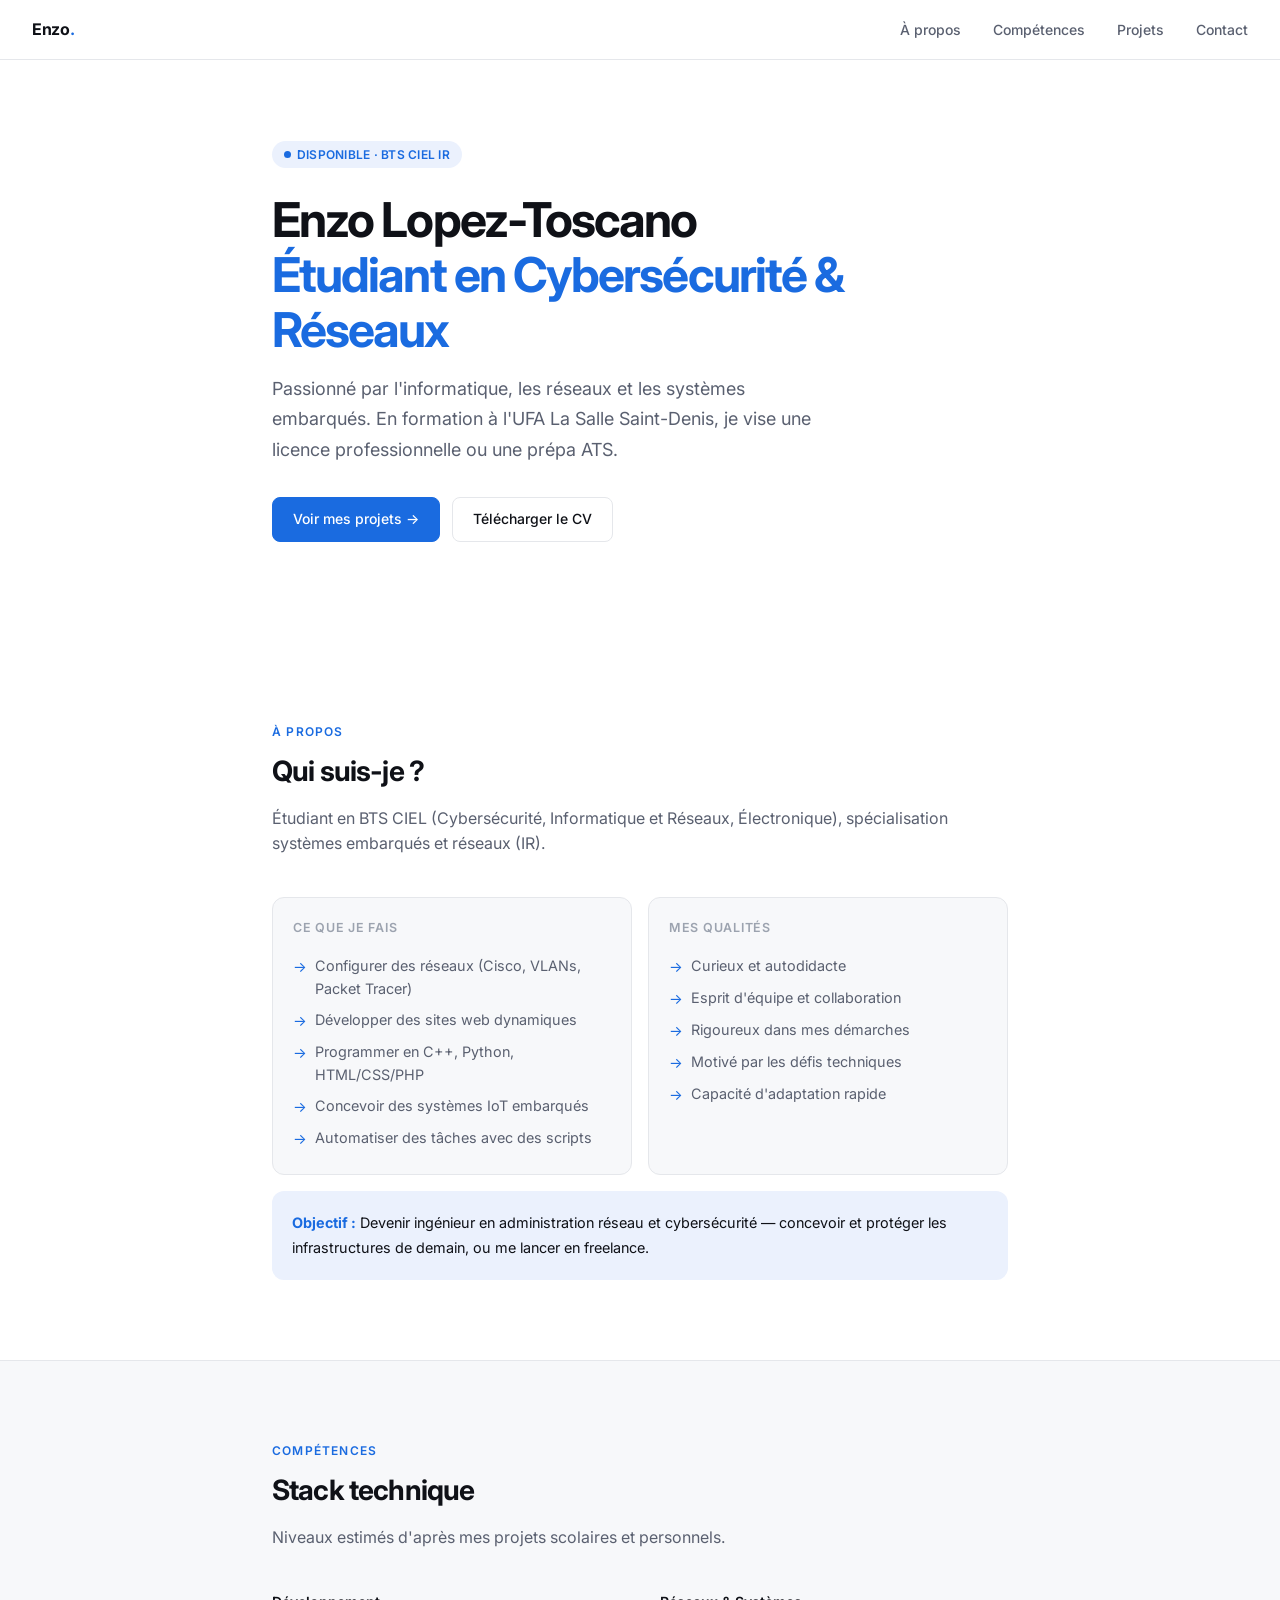
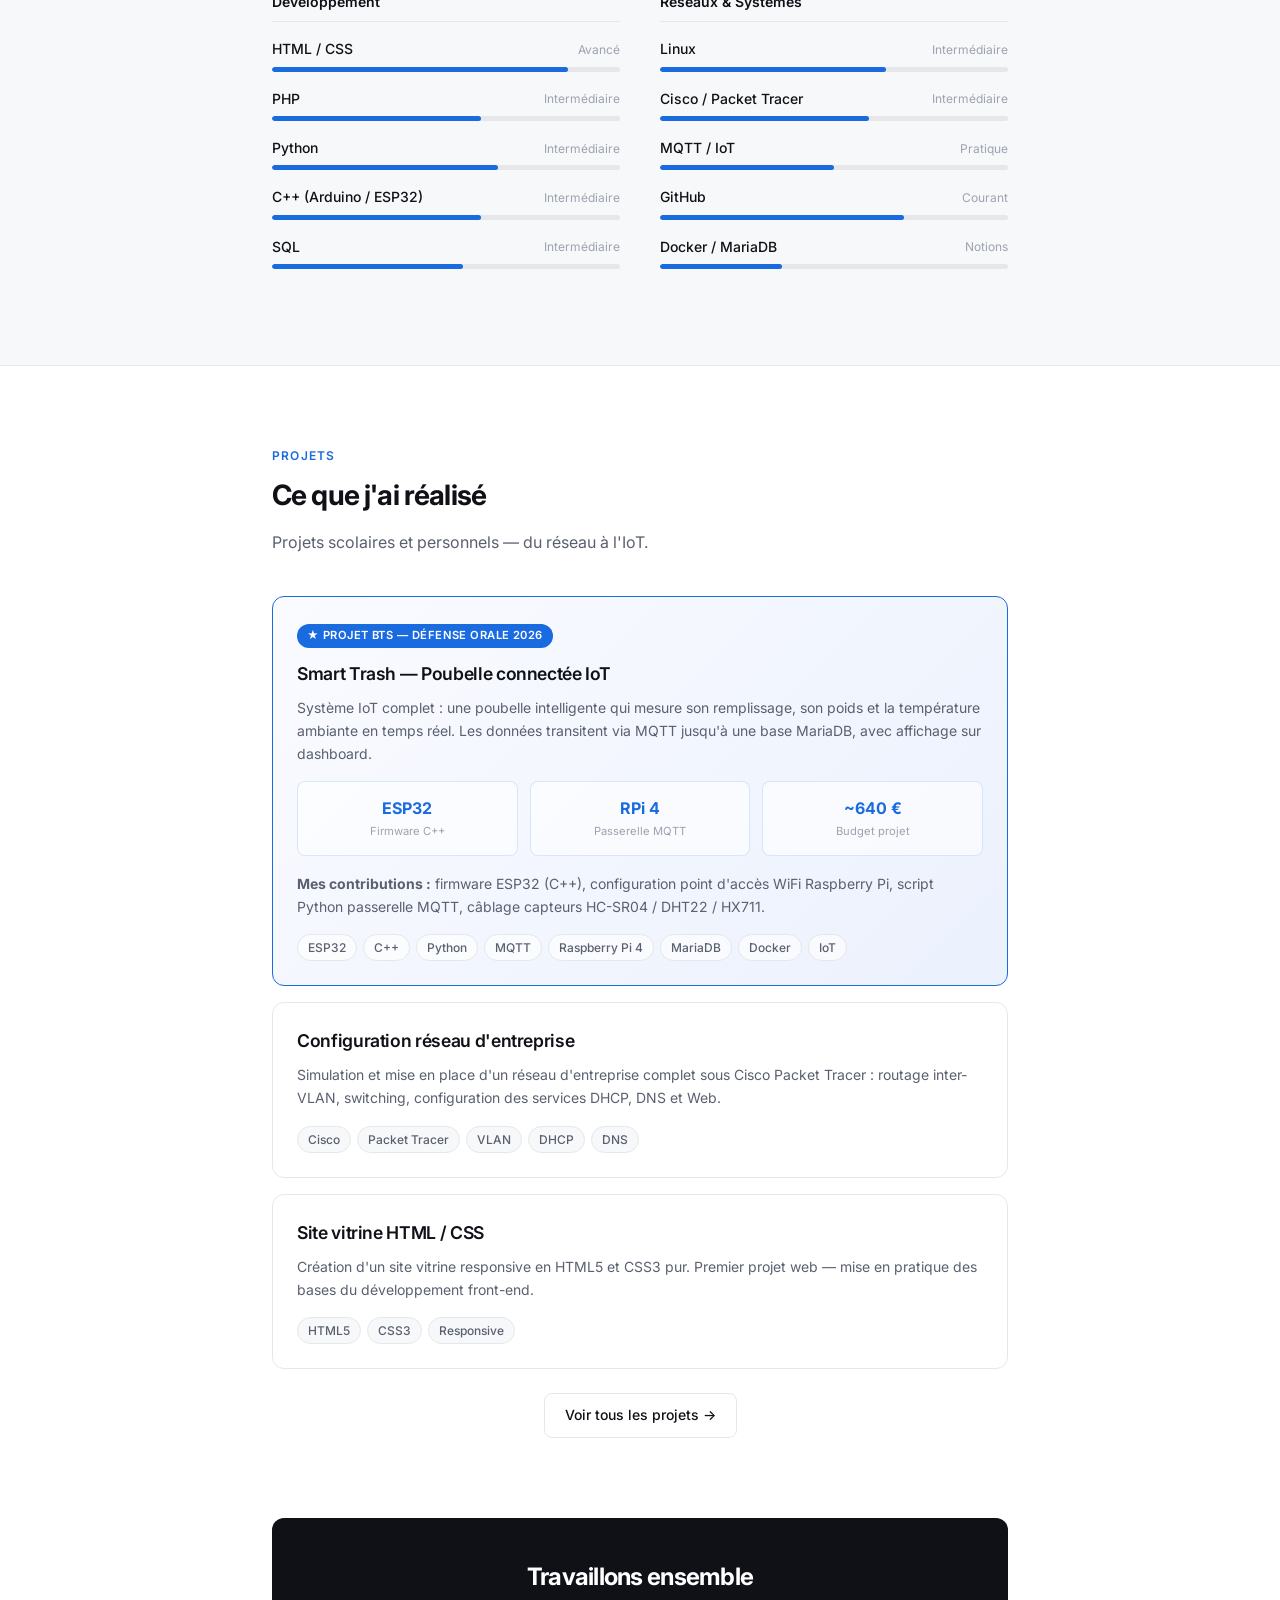
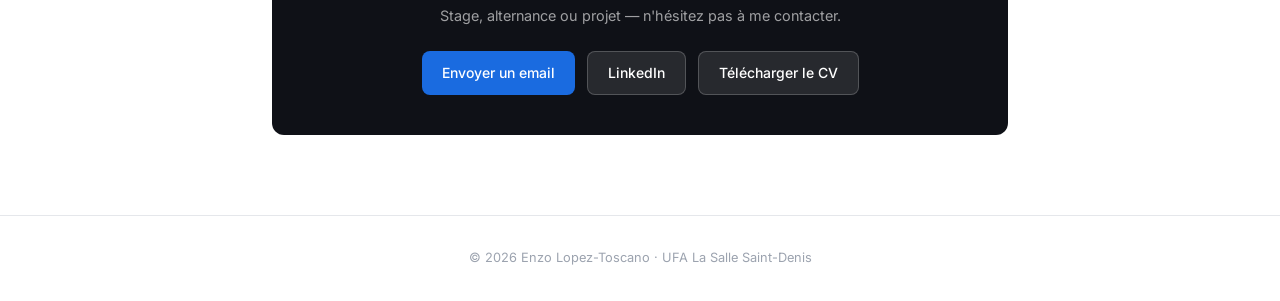
<file: index.html>
<!DOCTYPE html>
<html lang="fr">
<head>
  <meta charset="UTF-8" />
  <meta name="viewport" content="width=device-width, initial-scale=1.0" />
  <title>Enzo Lopez-Toscano — Portfolio</title>
  <link rel="preconnect" href="https://fonts.googleapis.com" />
  <link rel="preconnect" href="https://fonts.gstatic.com" crossorigin />
  <link href="https://fonts.googleapis.com/css2?family=Inter:wght@400;500;600;700&display=swap" rel="stylesheet" />
  <link rel="stylesheet" href="style.css" />
</head>
<body>
 
<!-- NAVIGATION -->
<nav>
  <a class="nav-logo" href="index.html">Enzo<span>.</span></a>
  <ul>
    <li><a href="#about">À propos</a></li>
    <li><a href="#competences">Compétences</a></li>
    <li><a href="#projets">Projets</a></li>
    <li><a href="#contact">Contact</a></li>
  </ul>
</nav>
 
<!-- HERO -->
<section class="hero">
  <div class="container">
    <div class="hero-badge">
      <span class="hero-badge-dot"></span>
      Disponible · BTS CIEL IR
    </div>
    <h1>Enzo Lopez-Toscano<br /><span>Étudiant en Cybersécurité &amp; Réseaux</span></h1>
    <p class="hero-desc">
      Passionné par l'informatique, les réseaux et les systèmes embarqués.
      En formation à l'UFA La Salle Saint-Denis, je vise une licence professionnelle ou une prépa ATS.
    </p>
    <div class="hero-cta">
      <a href="projects.html" class="btn btn-primary">Voir mes projets →</a>
      <a href="cv.pdf" class="btn btn-secondary" download>Télécharger le CV</a>
    </div>
  </div>
</section>
 
<!-- À PROPOS -->
<section id="about">
  <div class="container">
    <p class="section-label">À propos</p>
    <h2 class="section-title">Qui suis-je ?</h2>
    <p class="section-desc">
      Étudiant en BTS CIEL (Cybersécurité, Informatique et Réseaux, Électronique),
      spécialisation systèmes embarqués et réseaux (IR).
    </p>
 
    <div class="about-grid fade-in">
      <div class="about-card">
        <h4>Ce que je fais</h4>
        <ul>
          <li>Configurer des réseaux (Cisco, VLANs, Packet Tracer)</li>
          <li>Développer des sites web dynamiques</li>
          <li>Programmer en C++, Python, HTML/CSS/PHP</li>
          <li>Concevoir des systèmes IoT embarqués</li>
          <li>Automatiser des tâches avec des scripts</li>
        </ul>
      </div>
      <div class="about-card">
        <h4>Mes qualités</h4>
        <ul>
          <li>Curieux et autodidacte</li>
          <li>Esprit d'équipe et collaboration</li>
          <li>Rigoureux dans mes démarches</li>
          <li>Motivé par les défis techniques</li>
          <li>Capacité d'adaptation rapide</li>
        </ul>
      </div>
    </div>
 
    <div class="objective-box fade-in">
      <strong>Objectif :</strong> Devenir ingénieur en administration réseau et cybersécurité —
      concevoir et protéger les infrastructures de demain, ou me lancer en freelance.
    </div>
  </div>
</section>
 
<!-- COMPÉTENCES -->
<div class="competences-bg">
  <section id="competences">
    <div class="container">
      <p class="section-label">Compétences</p>
      <h2 class="section-title">Stack technique</h2>
      <p class="section-desc">Niveaux estimés d'après mes projets scolaires et personnels.</p>
 
      <div class="skills-grid fade-in">
        <div class="skill-category">
          <h4>Développement</h4>
 
          <div class="skill-item">
            <div class="skill-header">
              <span class="skill-name">HTML / CSS</span>
              <span class="skill-level">Avancé</span>
            </div>
            <div class="skill-bar"><div class="skill-fill" data-level="85"></div></div>
          </div>
 
          <div class="skill-item">
            <div class="skill-header">
              <span class="skill-name">PHP</span>
              <span class="skill-level">Intermédiaire</span>
            </div>
            <div class="skill-bar"><div class="skill-fill" data-level="60"></div></div>
          </div>
 
          <div class="skill-item">
            <div class="skill-header">
              <span class="skill-name">Python</span>
              <span class="skill-level">Intermédiaire</span>
            </div>
            <div class="skill-bar"><div class="skill-fill" data-level="65"></div></div>
          </div>
 
          <div class="skill-item">
            <div class="skill-header">
              <span class="skill-name">C++ (Arduino / ESP32)</span>
              <span class="skill-level">Intermédiaire</span>
            </div>
            <div class="skill-bar"><div class="skill-fill" data-level="60"></div></div>
          </div>
 
          <div class="skill-item">
            <div class="skill-header">
              <span class="skill-name">SQL</span>
              <span class="skill-level">Intermédiaire</span>
            </div>
            <div class="skill-bar"><div class="skill-fill" data-level="55"></div></div>
          </div>
        </div>
 
        <div class="skill-category">
          <h4>Réseaux &amp; Systèmes</h4>
 
          <div class="skill-item">
            <div class="skill-header">
              <span class="skill-name">Linux</span>
              <span class="skill-level">Intermédiaire</span>
            </div>
            <div class="skill-bar"><div class="skill-fill" data-level="65"></div></div>
          </div>
 
          <div class="skill-item">
            <div class="skill-header">
              <span class="skill-name">Cisco / Packet Tracer</span>
              <span class="skill-level">Intermédiaire</span>
            </div>
            <div class="skill-bar"><div class="skill-fill" data-level="60"></div></div>
          </div>
 
          <div class="skill-item">
            <div class="skill-header">
              <span class="skill-name">MQTT / IoT</span>
              <span class="skill-level">Pratique</span>
            </div>
            <div class="skill-bar"><div class="skill-fill" data-level="50"></div></div>
          </div>
 
          <div class="skill-item">
            <div class="skill-header">
              <span class="skill-name">GitHub</span>
              <span class="skill-level">Courant</span>
            </div>
            <div class="skill-bar"><div class="skill-fill" data-level="70"></div></div>
          </div>
 
          <div class="skill-item">
            <div class="skill-header">
              <span class="skill-name">Docker / MariaDB</span>
              <span class="skill-level">Notions</span>
            </div>
            <div class="skill-bar"><div class="skill-fill" data-level="35"></div></div>
          </div>
        </div>
      </div>
    </div>
  </section>
</div>
 
<!-- PROJETS -->
<section id="projets">
  <div class="container">
    <p class="section-label">Projets</p>
    <h2 class="section-title">Ce que j'ai réalisé</h2>
    <p class="section-desc">Projets scolaires et personnels — du réseau à l'IoT.</p>
 
    <div class="projects-grid">
 
      <!-- Smart Trash -->
      <div class="project-card featured fade-in">
        <span class="project-featured-badge">★ Projet BTS — Défense orale 2026</span>
        <h3>Smart Trash — Poubelle connectée IoT</h3>
        <p>
          Système IoT complet : une poubelle intelligente qui mesure son remplissage, son poids
          et la température ambiante en temps réel. Les données transitent via MQTT jusqu'à une
          base MariaDB, avec affichage sur dashboard.
        </p>
 
        <div class="smart-trash-stats">
          <div class="stat-box">
            <span class="stat-value">ESP32</span>
            <span class="stat-label">Firmware C++</span>
          </div>
          <div class="stat-box">
            <span class="stat-value">RPi 4</span>
            <span class="stat-label">Passerelle MQTT</span>
          </div>
          <div class="stat-box">
            <span class="stat-value">~640 €</span>
            <span class="stat-label">Budget projet</span>
          </div>
        </div>
 
        <p>
          <strong>Mes contributions :</strong> firmware ESP32 (C++), configuration point d'accès WiFi
          Raspberry Pi, script Python passerelle MQTT, câblage capteurs HC-SR04 / DHT22 / HX711.
        </p>
 
        <div class="project-tags">
          <span class="tag">ESP32</span>
          <span class="tag">C++</span>
          <span class="tag">Python</span>
          <span class="tag">MQTT</span>
          <span class="tag">Raspberry Pi 4</span>
          <span class="tag">MariaDB</span>
          <span class="tag">Docker</span>
          <span class="tag">IoT</span>
        </div>
      </div>
 
      <!-- Réseau Cisco -->
      <div class="project-card fade-in">
        <h3>Configuration réseau d'entreprise</h3>
        <p>
          Simulation et mise en place d'un réseau d'entreprise complet sous Cisco Packet Tracer :
          routage inter-VLAN, switching, configuration des services DHCP, DNS et Web.
        </p>
        <div class="project-tags">
          <span class="tag">Cisco</span>
          <span class="tag">Packet Tracer</span>
          <span class="tag">VLAN</span>
          <span class="tag">DHCP</span>
          <span class="tag">DNS</span>
        </div>
      </div>
 
      <!-- Premier site -->
      <div class="project-card fade-in">
        <h3>Site vitrine HTML / CSS</h3>
        <p>
          Création d'un site vitrine responsive en HTML5 et CSS3 pur. Premier projet web —
          mise en pratique des bases du développement front-end.
        </p>
        <div class="project-tags">
          <span class="tag">HTML5</span>
          <span class="tag">CSS3</span>
          <span class="tag">Responsive</span>
        </div>
      </div>
 
    </div>
 
    <div style="margin-top: 1.5rem; text-align: center;">
      <a href="projects.html" class="btn btn-secondary">Voir tous les projets →</a>
    </div>
  </div>
</section>
 
<!-- CONTACT -->
<section id="contact" style="padding-top: 0;">
  <div class="container">
    <div class="contact-box fade-in">
      <h3>Travaillons ensemble</h3>
      <p>Stage, alternance ou projet — n'hésitez pas à me contacter.</p>
      <div class="contact-links">
        <a href="mailto:enzo.lopez-toscano@outlook.fr" class="contact-btn contact-btn-primary">
          Envoyer un email
        </a>
        <a href="https://www.linkedin.com/in/enzo-lopez-toscano-53b94a39a/" target="_blank" rel="noopener" class="contact-btn contact-btn-secondary">
          LinkedIn
        </a>
        <a href="cv.pdf" class="contact-btn contact-btn-secondary" download>
          Télécharger le CV
        </a>
      </div>
    </div>
  </div>
</section>
 
<footer>
  <p>© 2026 Enzo Lopez-Toscano · UFA La Salle Saint-Denis</p>
</footer>
 
<script src="js/main.js"></script>
</body>
</html>
</file>
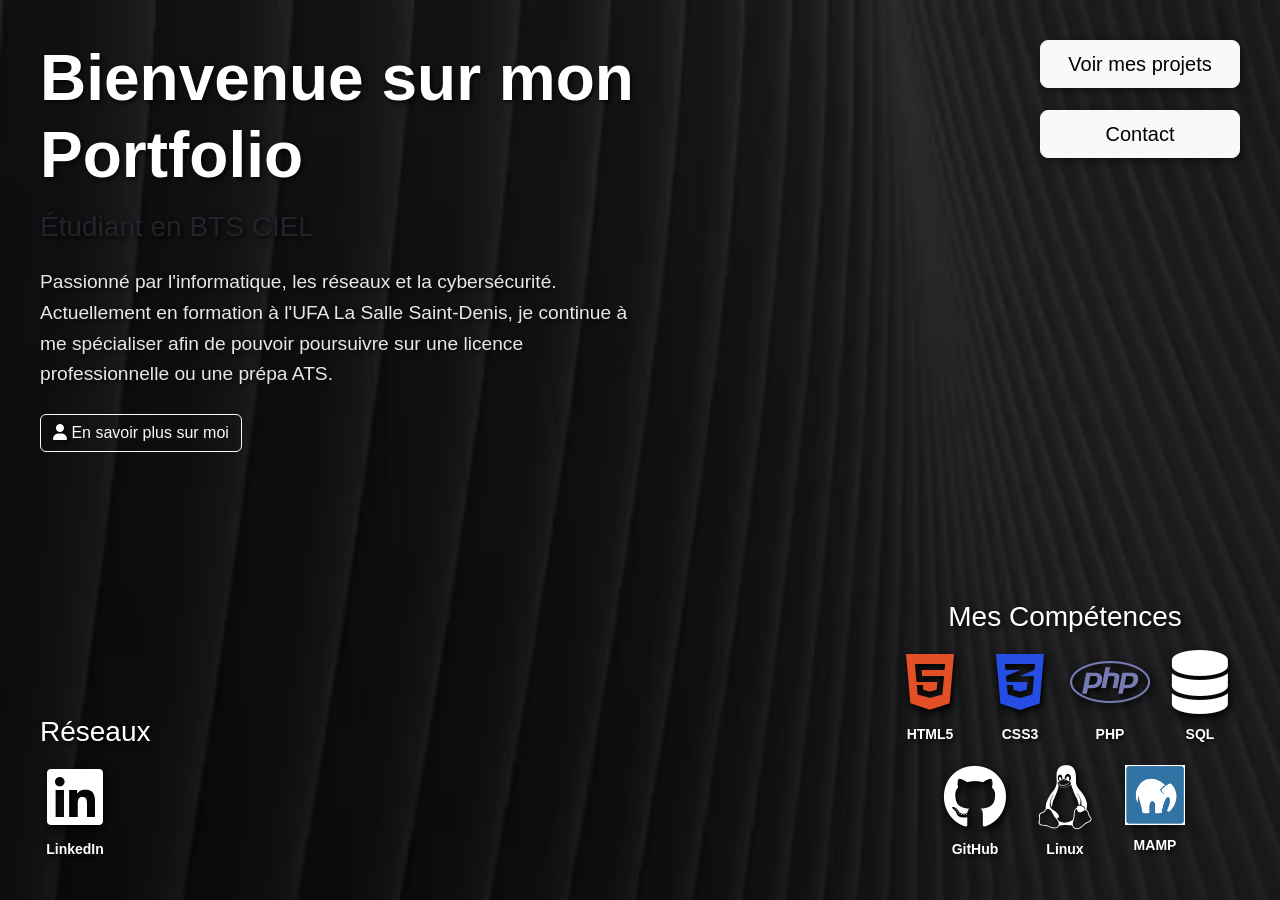
<file: Portfolio_enzo/index.html>
<!DOCTYPE html>
<html lang="fr">
<head>
    <meta charset="UTF-8">
    <meta name="viewport" content="width=device-width, initial-scale=1.0">
    <title>Mon Portfolio - Étudiant BTS CIEL</title>
    <link href="https://cdn.jsdelivr.net/npm/bootstrap@5.3.2/dist/css/bootstrap.min.css" rel="stylesheet">
    <link rel="stylesheet" href="https://cdnjs.cloudflare.com/ajax/libs/font-awesome/6.4.0/css/all.min.css">
    <link rel="stylesheet" href="style.css">
</head>
<body>

    <div class="top-left-info text-start">
        <h1 class="display-3 fw-bold mb-3">Bienvenue sur mon Portfolio</h1>
        <h2 class="h3 mb-4">Étudiant en BTS CIEL</h2>
        <p class="lead description-text">
            Passionné par l'informatique, les réseaux et la cybersécurité. 
            Actuellement en formation à l'UFA La Salle Saint-Denis, je continue à me spécialiser afin de pouvoir poursuivre sur une licence professionnelle ou une prépa ATS.
        </p>
        <button type="button" class="btn btn-outline-light mt-2" data-bs-toggle="modal" data-bs-target="#modalPresentation">
            <i class="fa-solid fa-user"></i> En savoir plus sur moi
        </button>
    </div>

    <a href="projects.html" class="btn btn-light btn-lg btn-projet"> Voir mes projets </a>
    <a href="mailto:enzo.lopez-toscano@outlook.fr" class="btn btn-light btn-lg btn-email">
        Contact
    </a>

    <div class="bottom-right-container">
        <h3 class="mb-3">Mes Compétences</h3>
        <div class="icons-list">
            <div class="icon-item cursor-default"><i class="fa-brands fa-html5 fa-4x" style="color: #E34F26;"></i><span>HTML5</span></div>
            <div class="icon-item cursor-default"><i class="fa-brands fa-css3-alt fa-4x" style="color: #264de4;"></i><span>CSS3</span></div>
            <div class="icon-item cursor-default"><i class="fa-brands fa-php fa-4x" style="color: #777BB4;"></i><span>PHP</span></div>
            <div class="icon-item cursor-default"><i class="fa-solid fa-database fa-4x text-white"></i><span>SQL</span></div>
            <div class="icon-item cursor-default"><i class="fa-brands fa-github fa-4x text-white"></i><span>GitHub</span></div>
            <div class="icon-item cursor-default"><i class="fa-brands fa-linux fa-4x text-white"></i><span>Linux</span></div>
            <div class="icon-item cursor-default"><img src="mamp.png" alt="MAMP"><span>MAMP</span></div>
        </div>
    </div>

    <div class="bottom-left-container">
        <h3 class="mb-3">Réseaux</h3>
        <a href="https://www.linkedin.com/in/enzo-lopez-toscano-53b94a39a/" target="_blank" rel="noopener noreferrer" class="icon-item link-item">
            <i class="fa-brands fa-linkedin fa-4x text-white"></i>
            <span>LinkedIn</span>
        </a>
    </div>

    <div class="modal fade" id="modalPresentation" tabindex="-1" aria-hidden="true">
        <div class="modal-dialog modal-dialog-centered modal-lg">
            <div class="modal-content custom-modal">
                <div class="modal-header border-0">
                    <h5 class="modal-title fw-bold text-dark fs-3">Qui suis-je ?</h5>
                    <button type="button" class="btn-close" data-bs-dismiss="modal" aria-label="Close"></button>
                </div>
                <div class="modal-body text-dark">
                    <h4 class="mb-3 text-primary">👋 Bonjour, je m'appelle Enzo</h4>
                    <p>
                        Étudiant en <strong>BTS CIEL (Cybersécurité, Informatique et réseaux, Électronique)</strong>, 
                        je suis quelqu'un qui aime bien le codage le réseaux et les ordinateurs.
                    </p>
                    
                    <hr class="my-4">
                    
                    <div class="row">
                        <div class="col-md-6">
                            <h6 class="fw-bold"><i class="fa-solid fa-microchip"></i> Ce que j'aime faire</h6>
                            <ul class="list-unstyled">
                                <li>✔️ Configurer des réseaux (Cisco, Switchs)</li>
                                <li>✔️ Créer des sites web dynamiques</li>
                                <li>✔️ Coder (HTML, C++, Python, etc.)</li>
                                <li>✔️ Automatiser des tâches avec des scripts</li>
                            </ul>
                        </div>
                        <div class="col-md-6">
                            <h6 class="fw-bold"><i class="fa-solid fa-heart"></i> Mes qualités</h6>
                            <ul class="list-unstyled">
                                <li>✨ Curieux & Autodidacte</li>
                                <li>🤝 Esprit d'équipe</li>
                                <li>🔍 Rigoureux</li>
                                <li>🚀 Motivé par les défis</li>
                            </ul>
                        </div>
                    </div>

                    <div class="alert alert-light mt-3 border" role="alert">
                        🎯 <strong>Mon objectif :</strong> Devenir ingénieur en administration réseau et cybersécurité ou freelance, afin d'être capable de concevoir et protéger les infrastructures de demain ou de pouvoir me lancer à mon compte.
                    </div>
                </div>
                <div class="modal-footer border-0">
                    <button type="button" class="btn btn-secondary" data-bs-dismiss="modal">Fermer</button>
                    <a href="cv.pdf" target="_blank" class="btn btn-primary">
                      <i class="fa-solid fa-file-pdf"></i> Télécharger mon CV
                    </a>
                </div>
            </div>
        </div>
    </div>

    <script src="https://cdn.jsdelivr.net/npm/bootstrap@5.3.2/dist/js/bootstrap.bundle.min.js"></script>
</body>
</html>
</file>
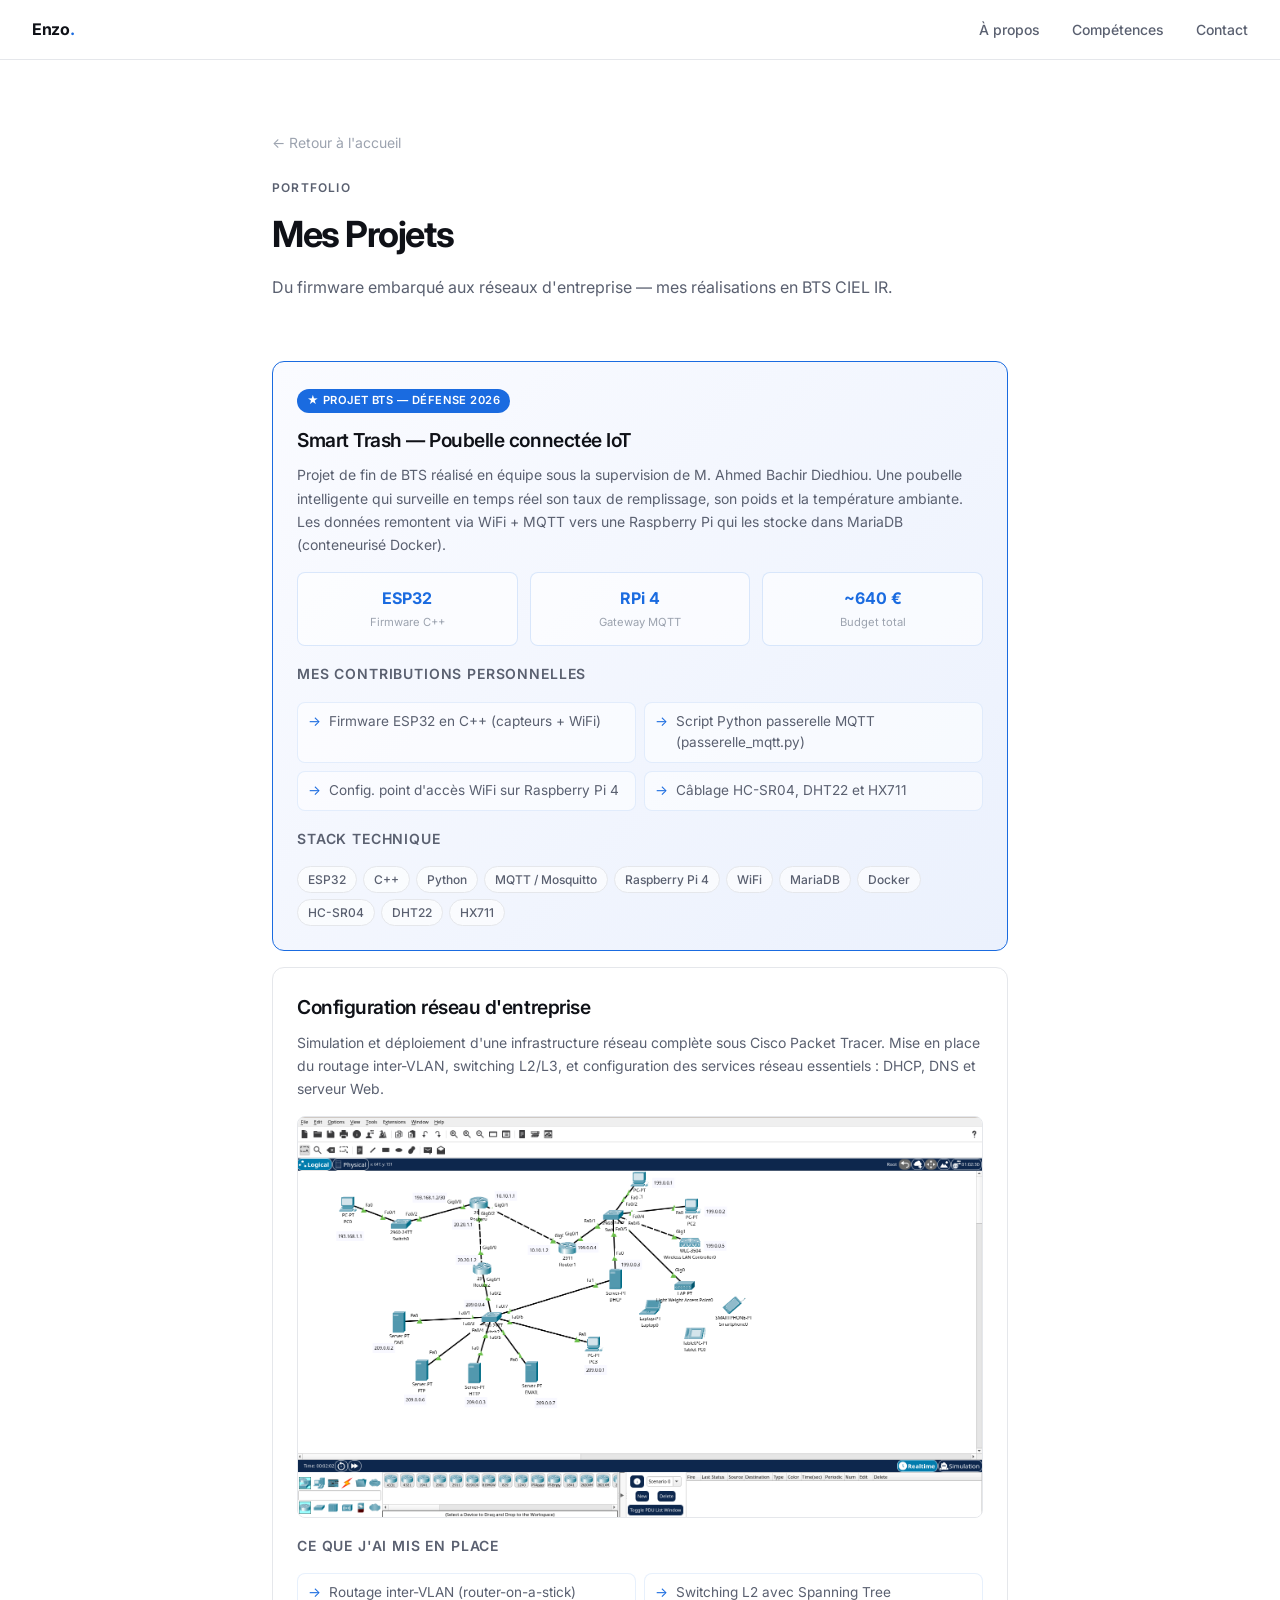
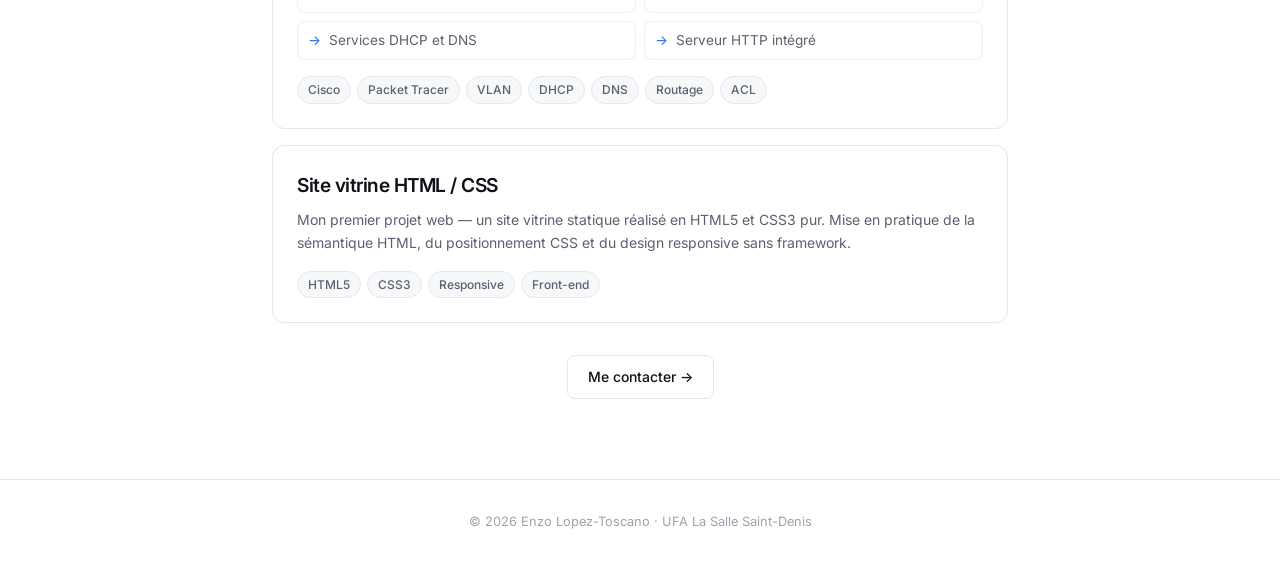
<file: projects.html>
<!DOCTYPE html>
<html lang="fr">
<head>
  <meta charset="UTF-8" />
  <meta name="viewport" content="width=device-width, initial-scale=1.0" />
  <title>Projets — Enzo Lopez-Toscano</title>
  <link rel="preconnect" href="https://fonts.googleapis.com" />
  <link rel="preconnect" href="https://fonts.gstatic.com" crossorigin />
  <link href="https://fonts.googleapis.com/css2?family=Inter:wght@400;500;600;700&display=swap" rel="stylesheet" />
  <link rel="stylesheet" href="style.css" />
</head>
<body>
 
<!-- NAVIGATION -->
<nav>
  <a class="nav-logo" href="index.html">Enzo<span>.</span></a>
  <ul>
    <li><a href="index.html#about">À propos</a></li>
    <li><a href="index.html#competences">Compétences</a></li>
    <li><a href="index.html#contact">Contact</a></li>
  </ul>
</nav>
 
<!-- EN-TÊTE DE PAGE -->
<div class="page-header">
  <div class="container">
    <a class="back-link" href="index.html">← Retour à l'accueil</a>
    <p class="section-label">Portfolio</p>
    <h1>Mes Projets</h1>
    <p>Du firmware embarqué aux réseaux d'entreprise — mes réalisations en BTS CIEL IR.</p>
  </div>
</div>
 
<!-- CONTENU PRINCIPAL -->
<main>
  <div class="container" style="padding-bottom: 80px;">
 
    <!-- SMART TRASH — PROJET PHARE -->
    <div class="project-card featured fade-in">
      <span class="project-featured-badge">★ Projet BTS — Défense 2026</span>
      <h2 style="font-size: 1.2rem; font-weight: 600; letter-spacing: -0.025em; margin-bottom: 0.5rem;">
        Smart Trash — Poubelle connectée IoT
      </h2>
      <p class="desc">
        Projet de fin de BTS réalisé en équipe sous la supervision de M. Ahmed Bachir Diedhiou.
        Une poubelle intelligente qui surveille en temps réel son taux de remplissage, son poids
        et la température ambiante. Les données remontent via WiFi + MQTT vers une Raspberry Pi
        qui les stocke dans MariaDB (conteneurisé Docker).
      </p>
 
      <div class="smart-trash-stats">
        <div class="stat-box">
          <span class="stat-value">ESP32</span>
          <span class="stat-label">Firmware C++</span>
        </div>
        <div class="stat-box">
          <span class="stat-value">RPi 4</span>
          <span class="stat-label">Gateway MQTT</span>
        </div>
        <div class="stat-box">
          <span class="stat-value">~640 €</span>
          <span class="stat-label">Budget total</span>
        </div>
      </div>
 
      <p class="in-card-label">Mes contributions personnelles</p>
      <div class="stack-list">
        <div class="stack-item">Firmware ESP32 en C++ (capteurs + WiFi)</div>
        <div class="stack-item">Script Python passerelle MQTT (passerelle_mqtt.py)</div>
        <div class="stack-item">Config. point d'accès WiFi sur Raspberry Pi 4</div>
        <div class="stack-item">Câblage HC-SR04, DHT22 et HX711</div>
      </div>
 
      <p class="in-card-label">Stack technique</p>
      <div class="project-tags">
        <span class="tag">ESP32</span>
        <span class="tag">C++</span>
        <span class="tag">Python</span>
        <span class="tag">MQTT / Mosquitto</span>
        <span class="tag">Raspberry Pi 4</span>
        <span class="tag">WiFi</span>
        <span class="tag">MariaDB</span>
        <span class="tag">Docker</span>
        <span class="tag">HC-SR04</span>
        <span class="tag">DHT22</span>
        <span class="tag">HX711</span>
      </div>
    </div>
 
    <!-- RÉSEAU CISCO -->
    <div class="project-card fade-in" style="margin-top: 1rem;">
      <h2 style="font-size: 1.2rem; font-weight: 600; letter-spacing: -0.025em; margin-bottom: 0.5rem;">
        Configuration réseau d'entreprise
      </h2>
      <p class="desc">
        Simulation et déploiement d'une infrastructure réseau complète sous Cisco Packet Tracer.
        Mise en place du routage inter-VLAN, switching L2/L3, et configuration des services
        réseau essentiels : DHCP, DNS et serveur Web.
      </p>
 
      <div class="project-img">
        <img src="image_3.png" alt="Schéma du réseau Cisco Packet Tracer" />
      </div>
 
      <p class="in-card-label">Ce que j'ai mis en place</p>
      <div class="stack-list" style="background: transparent;">
        <div class="stack-item">Routage inter-VLAN (router-on-a-stick)</div>
        <div class="stack-item">Switching L2 avec Spanning Tree</div>
        <div class="stack-item">Services DHCP et DNS</div>
        <div class="stack-item">Serveur HTTP intégré</div>
      </div>
 
      <div class="project-tags" style="margin-top: 1rem;">
        <span class="tag">Cisco</span>
        <span class="tag">Packet Tracer</span>
        <span class="tag">VLAN</span>
        <span class="tag">DHCP</span>
        <span class="tag">DNS</span>
        <span class="tag">Routage</span>
        <span class="tag">ACL</span>
      </div>
    </div>
 
    <!-- PREMIER SITE -->
    <div class="project-card fade-in" style="margin-top: 1rem;">
      <h2 style="font-size: 1.2rem; font-weight: 600; letter-spacing: -0.025em; margin-bottom: 0.5rem;">
        Site vitrine HTML / CSS
      </h2>
      <p class="desc">
        Mon premier projet web — un site vitrine statique réalisé en HTML5 et CSS3 pur.
        Mise en pratique de la sémantique HTML, du positionnement CSS et du design responsive
        sans framework.
      </p>
      <div class="project-tags">
        <span class="tag">HTML5</span>
        <span class="tag">CSS3</span>
        <span class="tag">Responsive</span>
        <span class="tag">Front-end</span>
      </div>
    </div>
 
    <div style="margin-top: 2rem; text-align: center;">
      <a href="index.html#contact" class="btn btn-secondary">Me contacter →</a>
    </div>
 
  </div>
</main>
 
<footer>
  <p>© 2026 Enzo Lopez-Toscano · UFA La Salle Saint-Denis</p>
</footer>
 
<script src="js/main.js"></script>
</body>
</html>
</file>
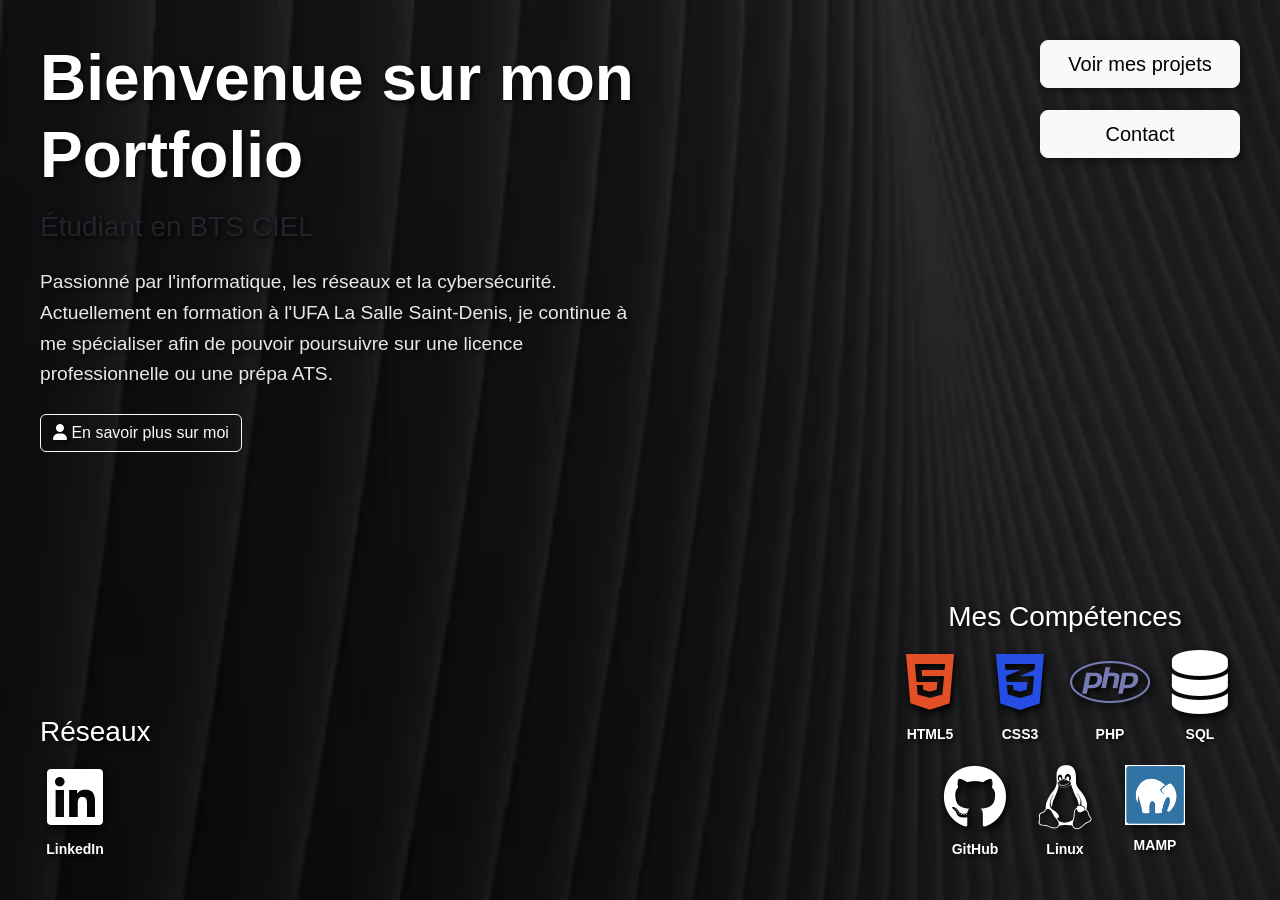
<file: Portfolio_enzo/folio.html>
<!DOCTYPE html>
<html lang="fr">
<head>
    <meta charset="UTF-8">
    <meta name="viewport" content="width=device-width, initial-scale=1.0">
    <title>Mon Portfolio - Étudiant BTS CIEL</title>
    <link href="https://cdn.jsdelivr.net/npm/bootstrap@5.3.2/dist/css/bootstrap.min.css" rel="stylesheet">
    <link rel="stylesheet" href="https://cdnjs.cloudflare.com/ajax/libs/font-awesome/6.4.0/css/all.min.css">
    <link rel="stylesheet" href="style.css">
</head>
<body>

    <div class="top-left-info text-start">
        <h1 class="display-3 fw-bold mb-3">Bienvenue sur mon Portfolio</h1>
        <h2 class="h3 mb-4">Étudiant en BTS CIEL</h2>
        <p class="lead description-text">
            Passionné par l'informatique, les réseaux et la cybersécurité. 
            Actuellement en formation à l'UFA La Salle Saint-Denis, je continue à me spécialiser afin de pouvoir poursuivre sur une licence professionnelle ou une prépa ATS.
        </p>
        <button type="button" class="btn btn-outline-light mt-2" data-bs-toggle="modal" data-bs-target="#modalPresentation">
            <i class="fa-solid fa-user"></i> En savoir plus sur moi
        </button>
    </div>

    <a href="projects.html" class="btn btn-light btn-lg btn-projet"> Voir mes projets </a>
    <a href="mailto:enzo.lopez-toscano@outlook.fr" class="btn btn-light btn-lg btn-email">
        Contact
    </a>

    <div class="bottom-right-container">
        <h3 class="mb-3">Mes Compétences</h3>
        <div class="icons-list">
            <div class="icon-item cursor-default"><i class="fa-brands fa-html5 fa-4x" style="color: #E34F26;"></i><span>HTML5</span></div>
            <div class="icon-item cursor-default"><i class="fa-brands fa-css3-alt fa-4x" style="color: #264de4;"></i><span>CSS3</span></div>
            <div class="icon-item cursor-default"><i class="fa-brands fa-php fa-4x" style="color: #777BB4;"></i><span>PHP</span></div>
            <div class="icon-item cursor-default"><i class="fa-solid fa-database fa-4x text-white"></i><span>SQL</span></div>
            <div class="icon-item cursor-default"><i class="fa-brands fa-github fa-4x text-white"></i><span>GitHub</span></div>
            <div class="icon-item cursor-default"><i class="fa-brands fa-linux fa-4x text-white"></i><span>Linux</span></div>
            <div class="icon-item cursor-default"><img src="mamp.png" alt="MAMP"><span>MAMP</span></div>
        </div>
    </div>

    <div class="bottom-left-container">
        <h3 class="mb-3">Réseaux</h3>
        <a href="https://www.linkedin.com/in/enzo-lopez-toscano-53b94a39a/" target="_blank" rel="noopener noreferrer" class="icon-item link-item">
            <i class="fa-brands fa-linkedin fa-4x text-white"></i>
            <span>LinkedIn</span>
        </a>
    </div>

    <div class="modal fade" id="modalPresentation" tabindex="-1" aria-hidden="true">
        <div class="modal-dialog modal-dialog-centered modal-lg">
            <div class="modal-content custom-modal">
                <div class="modal-header border-0">
                    <h5 class="modal-title fw-bold text-dark fs-3">Qui suis-je ?</h5>
                    <button type="button" class="btn-close" data-bs-dismiss="modal" aria-label="Close"></button>
                </div>
                <div class="modal-body text-dark">
                    <h4 class="mb-3 text-primary">👋 Bonjour, je m'appelle Enzo</h4>
                    <p>
                        Étudiant en <strong>BTS CIEL (Cybersécurité, Informatique et réseaux, Électronique)</strong>, 
                        je suis quelqu'un qui aime bien le codage le réseaux et les ordinateurs.
                    </p>
                    
                    <hr class="my-4">
                    
                    <div class="row">
                        <div class="col-md-6">
                            <h6 class="fw-bold"><i class="fa-solid fa-microchip"></i> Ce que j'aime faire</h6>
                            <ul class="list-unstyled">
                                <li>✔️ Configurer des réseaux (Cisco, Switchs)</li>
                                <li>✔️ Créer des sites web dynamiques</li>
                                <li>✔️ Coder (HTML, C++, Python, etc.)</li>
                                <li>✔️ Automatiser des tâches avec des scripts</li>
                            </ul>
                        </div>
                        <div class="col-md-6">
                            <h6 class="fw-bold"><i class="fa-solid fa-heart"></i> Mes qualités</h6>
                            <ul class="list-unstyled">
                                <li>✨ Curieux & Autodidacte</li>
                                <li>🤝 Esprit d'équipe</li>
                                <li>🔍 Rigoureux</li>
                                <li>🚀 Motivé par les défis</li>
                            </ul>
                        </div>
                    </div>

                    <div class="alert alert-light mt-3 border" role="alert">
                        🎯 <strong>Mon objectif :</strong> Devenir ingénieur en administration réseau et cybersécurité ou freelance, afin d'être capable de concevoir et protéger les infrastructures de demain ou de pouvoir me lancer à mon compte.
                    </div>
                </div>
                <div class="modal-footer border-0">
                    <button type="button" class="btn btn-secondary" data-bs-dismiss="modal">Fermer</button>
                    <a href="cv.pdf" target="_blank" class="btn btn-primary">
                      <i class="fa-solid fa-file-pdf"></i> Télécharger mon CV
                    </a>
                </div>
            </div>
        </div>
    </div>

    <script src="https://cdn.jsdelivr.net/npm/bootstrap@5.3.2/dist/js/bootstrap.bundle.min.js"></script>
</body>
</html>
</file>
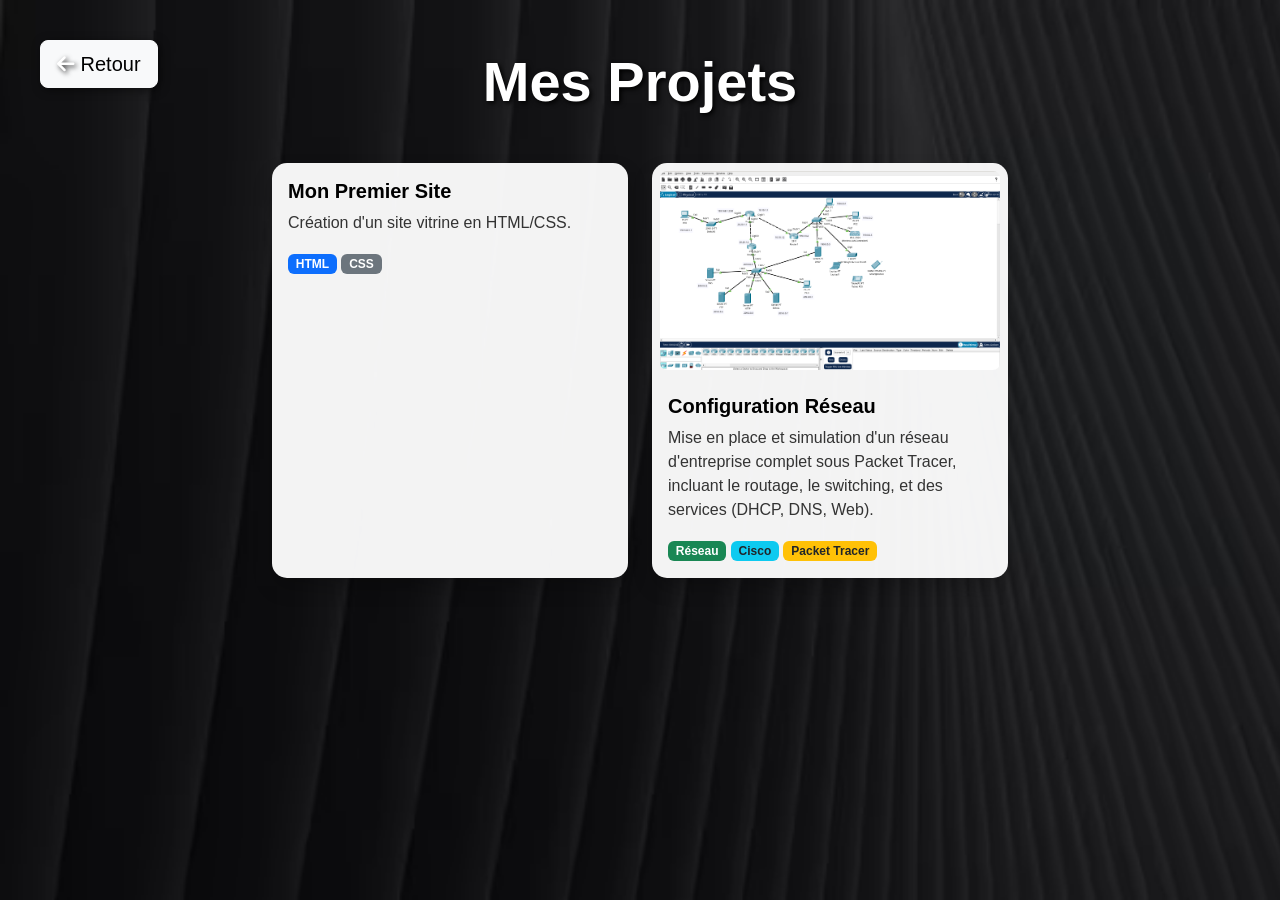
<file: Portfolio_enzo/projects.html>
<!DOCTYPE html>
<html lang="fr">
<head>
    <meta charset="UTF-8">
    <meta name="viewport" content="width=device-width, initial-scale=1.0">
    <title>Mes Projets</title>
    <link href="https://cdn.jsdelivr.net/npm/bootstrap@5.3.2/dist/css/bootstrap.min.css" rel="stylesheet">
    <link rel="stylesheet" href="https://cdnjs.cloudflare.com/ajax/libs/font-awesome/6.4.0/css/all.min.css">
    <link rel="stylesheet" href="style.css">
</head>
<body>

<a href="folio.html" class="btn btn-light btn-lg btn-retour">
    <i class="fa-solid fa-arrow-left"></i> Retour</a>

<div class="container py-5">
    <h1 class="text-center text-white fw-bold mb-5 display-4" style="text-shadow: 2px 2px 5px black;">Mes Projets</h1>

    <div class="row g-4 justify-content-center">
        <div class="col-md-5 col-lg-4">
            <div class="card project-card h-100">
                <div class="card-body">
                    <h5 class="card-title fw-bold">Mon Premier Site</h5>
                    <p class="card-text">Création d'un site vitrine en HTML/CSS.</p>
                    <span class="badge bg-primary">HTML</span>
                    <span class="badge bg-secondary">CSS</span>
                </div>
            </div>
        </div>
        <div class="col-md-5 col-lg-4">
            <div class="card project-card h-100">
                <img src="image_3.png" class="card-img-top p-2" alt="Schéma du réseau Cisco Packet Tracer" style="border-radius: 15px;">
                <div class="card-body">
                    <h5 class="card-title fw-bold">Configuration Réseau</h5>
                    <p class="card-text">Mise en place et simulation d'un réseau d'entreprise complet sous Packet Tracer, incluant le routage, le switching, et des services (DHCP, DNS, Web).</p>
                    <span class="badge bg-success">Réseau</span>
                    <span class="badge bg-info text-dark">Cisco</span>
                    <span class="badge bg-warning text-dark">Packet Tracer</span>
                </div>
            </div>
        </div>
    </div>
</div>
<script src="https://cdn.jsdelivr.net/npm/bootstrap@5.3.2/dist/js/bootstrap.bundle.min.js"></script>
</body>
</html>
</file>
<file: style.css>
*, *::before, *::after { box-sizing: border-box; margin: 0; padding: 0; }
 
/* === VARIABLES === */
:root {
  --accent: #1A6BE0;
  --accent-light: #EBF1FD;
  --accent-dark: #1558C0;
  --text-primary: #0F1117;
  --text-secondary: #5A6070;
  --text-muted: #9CA3AF;
  --bg: #FFFFFF;
  --bg-surface: #F7F8FA;
  --border: #E5E7EB;
  --radius: 12px;
  --radius-sm: 8px;
  --radius-pill: 100px;
}
 
html { scroll-behavior: smooth; }
 
body {
  font-family: 'Inter', sans-serif;
  color: var(--text-primary);
  background: var(--bg);
  line-height: 1.6;
  -webkit-font-smoothing: antialiased;
}
 
/* === NAVIGATION === */
nav {
  position: fixed;
  top: 0; left: 0; right: 0;
  z-index: 100;
  background: rgba(255, 255, 255, 0.92);
  backdrop-filter: blur(12px);
  -webkit-backdrop-filter: blur(12px);
  border-bottom: 1px solid var(--border);
  padding: 0 2rem;
  height: 60px;
  display: flex;
  align-items: center;
  justify-content: space-between;
}
 
.nav-logo {
  font-weight: 700;
  font-size: 1rem;
  color: var(--text-primary);
  text-decoration: none;
  letter-spacing: -0.02em;
}
 
.nav-logo span { color: var(--accent); }
 
nav ul {
  list-style: none;
  display: flex;
  gap: 2rem;
}
 
nav ul a {
  text-decoration: none;
  font-size: 0.875rem;
  font-weight: 500;
  color: var(--text-secondary);
  transition: color 0.2s;
}
 
nav ul a:hover { color: var(--accent); }
 
/* === BOUTONS === */
.btn {
  display: inline-flex;
  align-items: center;
  gap: 6px;
  padding: 10px 20px;
  border-radius: var(--radius-sm);
  font-size: 0.875rem;
  font-weight: 500;
  text-decoration: none;
  transition: all 0.2s;
  cursor: pointer;
  border: 1.5px solid transparent;
}
 
.btn-primary {
  background: var(--accent);
  color: #fff;
  border-color: var(--accent);
}
 
.btn-primary:hover {
  background: var(--accent-dark);
  border-color: var(--accent-dark);
  transform: translateY(-1px);
}
 
.btn-secondary {
  background: transparent;
  color: var(--text-primary);
  border-color: var(--border);
}
 
.btn-secondary:hover {
  border-color: var(--accent);
  color: var(--accent);
  transform: translateY(-1px);
}
 
/* === LAYOUT COMMUN === */
.container {
  max-width: 800px;
  margin: 0 auto;
  padding: 0 2rem;
}
 
section {
  padding: 80px 0;
}
 
.section-label {
  font-size: 0.75rem;
  font-weight: 600;
  letter-spacing: 0.1em;
  text-transform: uppercase;
  color: var(--accent);
  margin-bottom: 0.5rem;
}
 
.section-title {
  font-size: 1.75rem;
  font-weight: 700;
  letter-spacing: -0.03em;
  margin-bottom: 0.75rem;
}
 
.section-desc {
  color: var(--text-secondary);
  font-size: 1rem;
  margin-bottom: 2.5rem;
}
 
/* === HERO === */
.hero {
  padding: 140px 0 100px;
}
 
.hero-badge {
  display: inline-flex;
  align-items: center;
  gap: 6px;
  background: var(--accent-light);
  color: var(--accent);
  font-size: 0.75rem;
  font-weight: 600;
  padding: 4px 12px;
  border-radius: var(--radius-pill);
  margin-bottom: 1.5rem;
  letter-spacing: 0.02em;
  text-transform: uppercase;
}
 
.hero-badge-dot {
  width: 7px;
  height: 7px;
  background: var(--accent);
  border-radius: 50%;
  animation: pulse 2s infinite;
}
 
@keyframes pulse {
  0%, 100% { opacity: 1; transform: scale(1); }
  50% { opacity: 0.5; transform: scale(0.85); }
}
 
.hero h1 {
  font-size: clamp(2rem, 5vw, 3rem);
  font-weight: 700;
  letter-spacing: -0.04em;
  line-height: 1.15;
  margin-bottom: 1rem;
}
 
.hero h1 span { color: var(--accent); }
 
.hero-desc {
  font-size: 1.125rem;
  color: var(--text-secondary);
  max-width: 560px;
  margin-bottom: 2rem;
  line-height: 1.7;
}
 
.hero-cta {
  display: flex;
  gap: 12px;
  flex-wrap: wrap;
}
 
/* === À PROPOS === */
.about-grid {
  display: grid;
  grid-template-columns: 1fr 1fr;
  gap: 1rem;
}
 
.about-card {
  background: var(--bg-surface);
  border: 1px solid var(--border);
  border-radius: var(--radius);
  padding: 1.25rem;
}
 
.about-card h4 {
  font-size: 0.78rem;
  font-weight: 600;
  letter-spacing: 0.06em;
  text-transform: uppercase;
  color: var(--text-muted);
  margin-bottom: 0.75rem;
}
 
.about-card ul { list-style: none; }
 
.about-card ul li {
  display: flex;
  align-items: flex-start;
  gap: 8px;
  font-size: 0.9rem;
  color: var(--text-secondary);
  padding: 4px 0;
}
 
.about-card ul li::before {
  content: '→';
  color: var(--accent);
  flex-shrink: 0;
  margin-top: 1px;
}
 
.objective-box {
  margin-top: 1rem;
  background: var(--accent-light);
  border-radius: var(--radius);
  padding: 1.25rem;
  font-size: 0.9rem;
  color: var(--text-primary);
  line-height: 1.7;
}
 
.objective-box strong { color: var(--accent); }
 
/* === COMPÉTENCES === */
.competences-bg {
  background: var(--bg-surface);
  border-top: 1px solid var(--border);
  border-bottom: 1px solid var(--border);
}
 
.skills-grid {
  display: grid;
  grid-template-columns: 1fr 1fr;
  gap: 2.5rem;
}
 
.skill-category h4 {
  font-size: 0.875rem;
  font-weight: 600;
  color: var(--text-primary);
  margin-bottom: 1rem;
  padding-bottom: 0.5rem;
  border-bottom: 1px solid var(--border);
}
 
.skill-item { margin-bottom: 1rem; }
 
.skill-header {
  display: flex;
  justify-content: space-between;
  align-items: center;
  margin-bottom: 6px;
}
 
.skill-name {
  font-size: 0.875rem;
  font-weight: 500;
  color: var(--text-primary);
}
 
.skill-level {
  font-size: 0.75rem;
  color: var(--text-muted);
}
 
.skill-bar {
  height: 5px;
  background: var(--border);
  border-radius: var(--radius-pill);
  overflow: hidden;
}
 
.skill-fill {
  height: 100%;
  background: var(--accent);
  border-radius: var(--radius-pill);
  width: 0;
  transition: width 1s ease;
}
 
/* === PROJETS === */
.projects-grid {
  display: grid;
  gap: 1rem;
}
 
.project-card {
  border: 1px solid var(--border);
  border-radius: var(--radius);
  padding: 1.5rem;
  background: var(--bg);
  transition: border-color 0.2s, transform 0.2s;
}
 
.project-card:hover {
  border-color: #B8CFF6;
  transform: translateY(-2px);
}
 
.project-card.featured {
  border-color: var(--accent);
  background: linear-gradient(135deg, #FAFBFF 0%, #EBF1FD 100%);
}
 
.project-featured-badge {
  display: inline-flex;
  align-items: center;
  background: var(--accent);
  color: #fff;
  font-size: 0.7rem;
  font-weight: 600;
  padding: 3px 10px;
  border-radius: var(--radius-pill);
  margin-bottom: 0.75rem;
  letter-spacing: 0.04em;
  text-transform: uppercase;
}
 
.project-card h3 {
  font-size: 1.1rem;
  font-weight: 600;
  margin-bottom: 0.5rem;
  letter-spacing: -0.02em;
}
 
.project-card p, .project-card .desc {
  font-size: 0.875rem;
  color: var(--text-secondary);
  line-height: 1.65;
  margin-bottom: 1rem;
}
 
.project-tags {
  display: flex;
  flex-wrap: wrap;
  gap: 6px;
}
 
.tag {
  background: var(--bg-surface);
  border: 1px solid var(--border);
  color: var(--text-secondary);
  font-size: 0.75rem;
  font-weight: 500;
  padding: 3px 10px;
  border-radius: var(--radius-pill);
}
 
.project-card.featured .tag { background: rgba(255,255,255,0.65); }
 
.smart-trash-stats {
  display: grid;
  grid-template-columns: repeat(3, 1fr);
  gap: 0.75rem;
  margin: 1rem 0;
}
 
.stat-box {
  background: rgba(255,255,255,0.6);
  border: 1px solid rgba(26,107,224,0.15);
  border-radius: var(--radius-sm);
  padding: 0.85rem;
  text-align: center;
}
 
.stat-box .stat-value {
  display: block;
  font-size: 1rem;
  font-weight: 700;
  color: var(--accent);
}
 
.stat-box .stat-label {
  display: block;
  font-size: 0.7rem;
  color: var(--text-muted);
  margin-top: 2px;
}
 
/* === CONTACT === */
.contact-box {
  background: var(--text-primary);
  color: #fff;
  border-radius: var(--radius);
  padding: 2.5rem;
  text-align: center;
}
 
.contact-box h3 {
  font-size: 1.5rem;
  font-weight: 700;
  letter-spacing: -0.03em;
  margin-bottom: 0.5rem;
}
 
.contact-box p {
  color: rgba(255,255,255,0.6);
  font-size: 0.9rem;
  margin-bottom: 1.5rem;
}
 
.contact-links {
  display: flex;
  gap: 12px;
  justify-content: center;
  flex-wrap: wrap;
}
 
.contact-btn {
  display: inline-flex;
  align-items: center;
  gap: 8px;
  padding: 10px 20px;
  border-radius: var(--radius-sm);
  font-size: 0.875rem;
  font-weight: 500;
  text-decoration: none;
  transition: all 0.2s;
}
 
.contact-btn-primary { background: var(--accent); color: #fff; }
.contact-btn-primary:hover { background: var(--accent-dark); }
 
.contact-btn-secondary {
  background: rgba(255,255,255,0.1);
  color: #fff;
  border: 1px solid rgba(255,255,255,0.2);
}
 
.contact-btn-secondary:hover { background: rgba(255,255,255,0.18); }
 
/* === PAGE PROJETS === */
.page-header { padding: 130px 0 60px; }
 
.back-link {
  display: inline-flex;
  align-items: center;
  gap: 6px;
  text-decoration: none;
  color: var(--text-muted);
  font-size: 0.875rem;
  margin-bottom: 1.5rem;
  transition: color 0.2s;
}
 
.back-link:hover { color: var(--accent); }
 
.page-header h1 {
  font-size: 2.25rem;
  font-weight: 700;
  letter-spacing: -0.04em;
  margin-bottom: 0.75rem;
}
 
.page-header p { color: var(--text-secondary); }
 
.stack-list {
  display: grid;
  grid-template-columns: 1fr 1fr;
  gap: 0.5rem;
  margin: 1rem 0;
}
 
.stack-item {
  display: flex;
  align-items: flex-start;
  gap: 8px;
  font-size: 0.85rem;
  color: var(--text-secondary);
  background: rgba(255,255,255,0.55);
  border-radius: var(--radius-sm);
  padding: 8px 10px;
  border: 1px solid rgba(26,107,224,0.1);
}
 
.stack-item::before {
  content: '→';
  color: var(--accent);
  flex-shrink: 0;
}
 
.in-card-label {
  font-size: 0.72rem;
  font-weight: 600;
  letter-spacing: 0.06em;
  text-transform: uppercase;
  color: var(--text-muted);
  margin-bottom: 0.5rem;
  margin-top: 1rem;
}
 
.project-img {
  width: 100%;
  border-radius: var(--radius-sm);
  margin: 1rem 0;
  border: 1px solid var(--border);
  overflow: hidden;
}
 
.project-img img { width: 100%; display: block; }
 
/* === FOOTER === */
footer {
  border-top: 1px solid var(--border);
  padding: 2rem;
  text-align: center;
  font-size: 0.8rem;
  color: var(--text-muted);
}
 
/* === ANIMATIONS === */
.fade-in {
  opacity: 0;
  transform: translateY(20px);
  transition: opacity 0.6s ease, transform 0.6s ease;
}
 
.fade-in.visible {
  opacity: 1;
  transform: none;
}
 
/* === RESPONSIVE === */
@media (max-width: 640px) {
  .about-grid,
  .skills-grid,
  .smart-trash-stats,
  .stack-list { grid-template-columns: 1fr; }
 
  nav ul { gap: 1rem; }
  .hero { padding-top: 100px; }
  .contact-box { padding: 1.5rem; }
}
</file>
<file: Portfolio_enzo/style.css>
body {
    background-image: url("image.avif");
    background-repeat: no-repeat;
    background-size: cover;
    background-attachment: fixed;
    height: 100vh;
    width: 100vw;
    overflow-x: hidden;
    position: relative;
    font-family: sans-serif;
}

h1, h2, h3, p, span, i {
    color: white;
    text-shadow: 2px 2px 5px rgba(0, 0, 0, 0.8);
}

.top-left-info {
    position: absolute;
    top: 40px;
    left: 40px;
    z-index: 10;
    max-width: 600px;
}

.description-text {
    font-size: 1.2rem;
    line-height: 1.6;
    opacity: 0.9;
}

.btn-projet, 
.btn-email {
    position: absolute;
    right: 40px;
    z-index: 10;
    box-shadow: 2px 2px 10px rgba(0,0,0,0.5);
    width: 200px;
}

.btn-projet {
    top: 40px;
}

.btn-email {
    top: 110px;
}

.bottom-right-container,
.bottom-left-container {
    position: absolute;
    bottom: 40px;
    text-align: center;
    z-index: 10;
}

.bottom-right-container {
    right: 40px;
}

.bottom-left-container {
    left: 40px;
}

.icons-list {
    display: flex;
    gap: 20px;
    justify-content: center;
    flex-wrap: wrap;
    max-width: 350px;
    margin-left: auto;
}

.icon-item {
    display: flex;
    flex-direction: column;
    align-items: center;
    transition: transform 0.3s ease;
    text-decoration: none;
    width: 70px;
}

.cursor-default {
    cursor: default;
}

.link-item span {
    color: white !important;
}

.icon-item span {
    margin-top: 10px;
    font-weight: bold;
    font-size: 14px;
}

.icon-item img, 
.icon-item i {
    filter: drop-shadow(0 5px 5px rgba(0, 0, 0, 0.5));
}

.icon-item img {
    width: 60px;
    height: auto;
}

.icon-item:hover {
    transform: scale(1.2);
}

.btn-retour {
    position: absolute;
    top: 40px;
    left: 40px;
    z-index: 20;
    box-shadow: 2px 2px 10px rgba(0,0,0,0.5);
}

.project-card {
    background-color: rgba(255, 255, 255, 0.95) !important;
    border: none;
    border-radius: 15px;
    box-shadow: 0 10px 20px rgba(0,0,0,0.2);
    transition: transform 0.3s ease, box-shadow 0.3s ease;
}

.project-card:hover {
    transform: translateY(-10px);
    background-color: #ffffff !important;
    box-shadow: 0 15px 30px rgba(0,0,0,0.4);
}

.project-card .card-title {
    color: black !important;
    font-weight: bold;
}

.project-card .card-text {
    color: #333333 !important;
}

.project-card .card-title,
.project-card .card-text,
.project-card .badge {
    text-shadow: none !important;
}

.custom-modal {
    background-color: rgba(255, 255, 255, 0.98) !important;
    border-radius: 20px;
    box-shadow: 0 15px 50px rgba(0,0,0,0.5);
}

.custom-modal h1, 
.custom-modal h2, 
.custom-modal h3, 
.custom-modal h4, 
.custom-modal h5, 
.custom-modal h6, 
.custom-modal p, 
.custom-modal li,
.custom-modal span,
.custom-modal div {
    color: #333 !important;
    text-shadow: none !important;
}

.custom-modal ul li {
    margin-bottom: 8px;
    font-size: 1.1rem;
}
</file>
